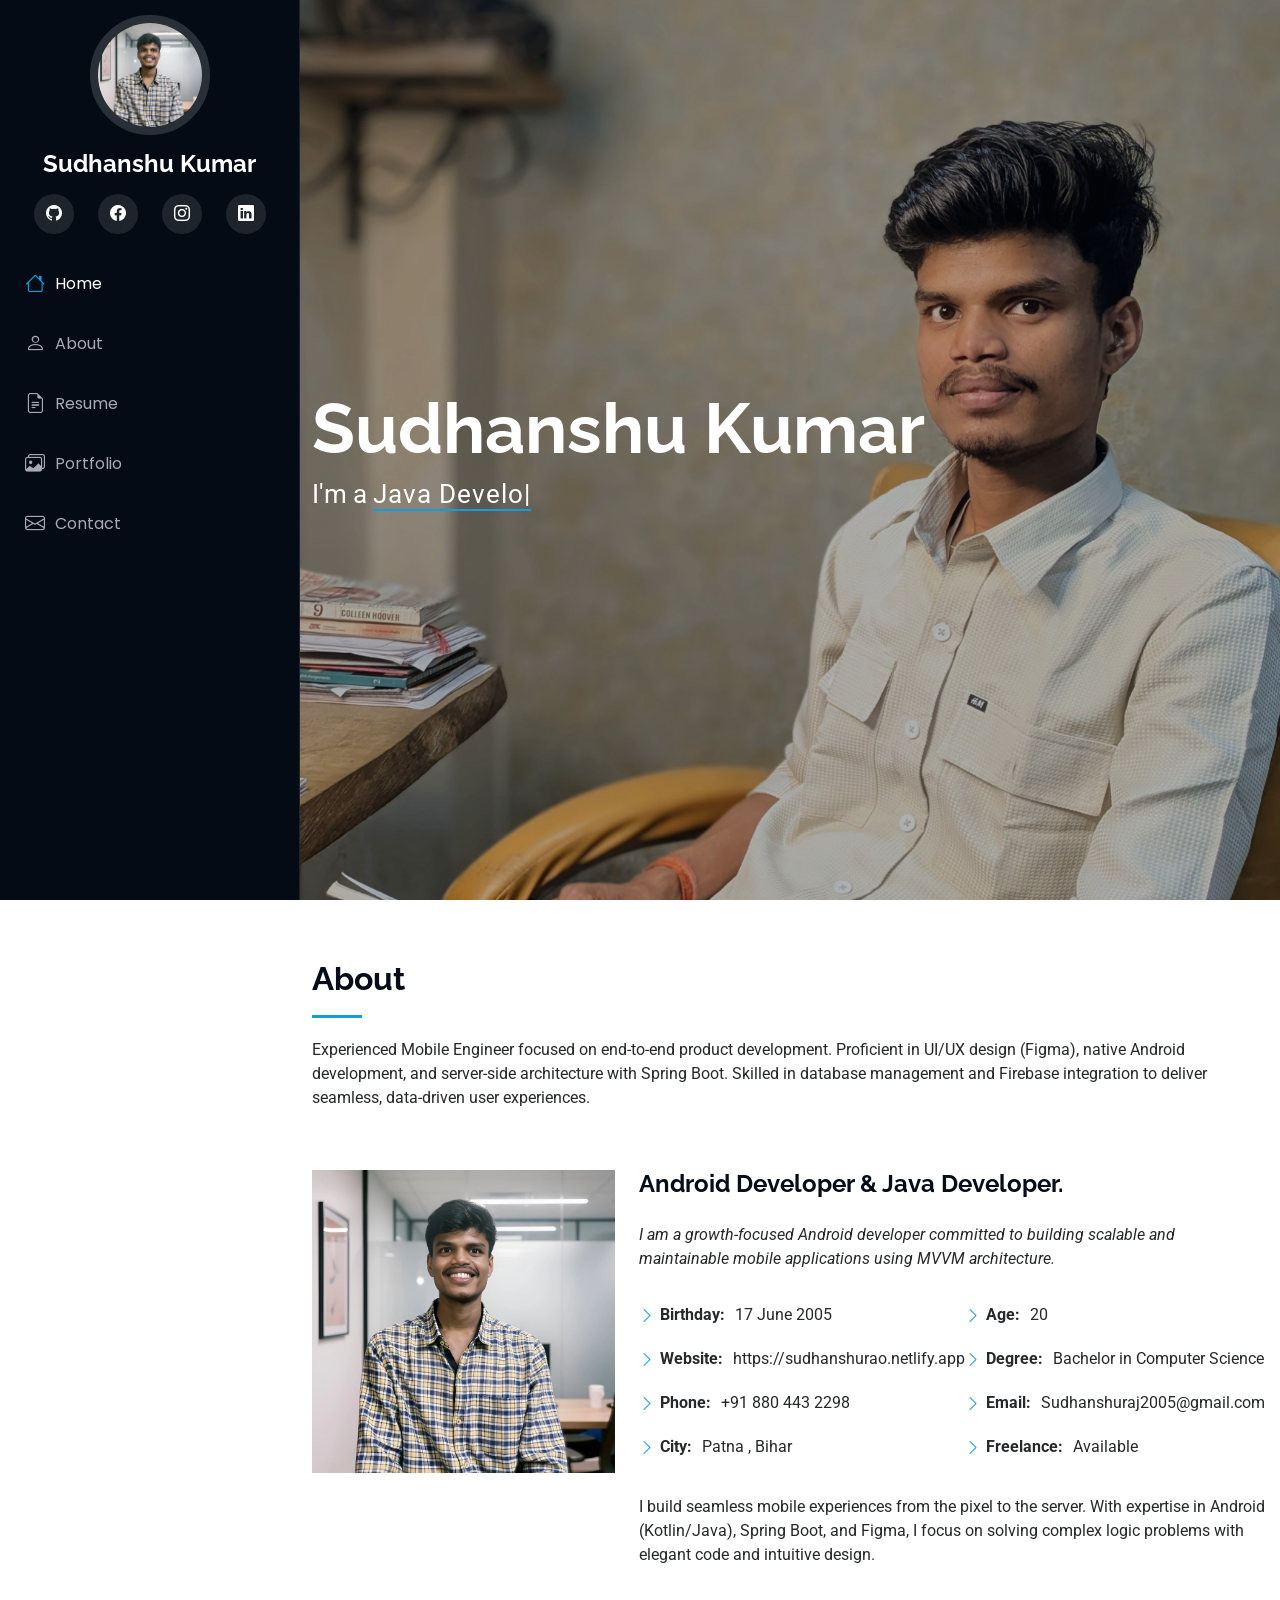
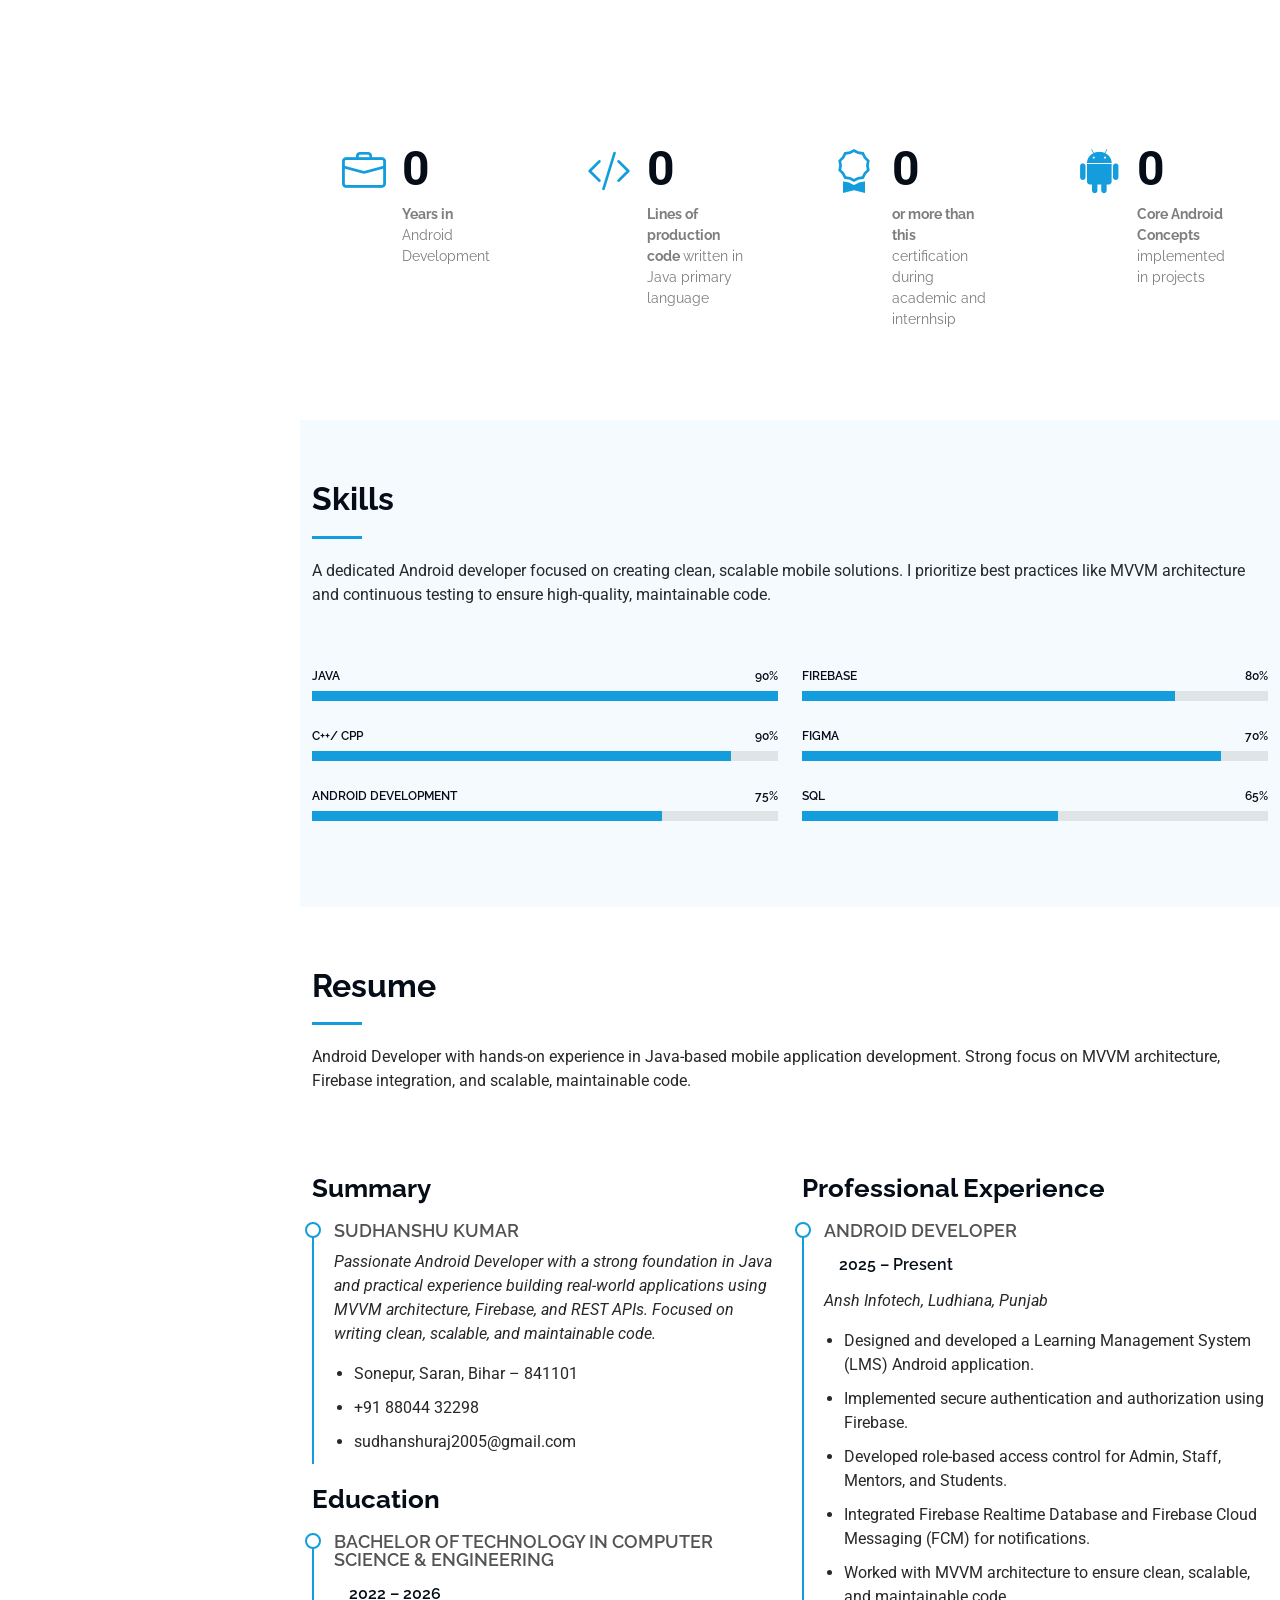
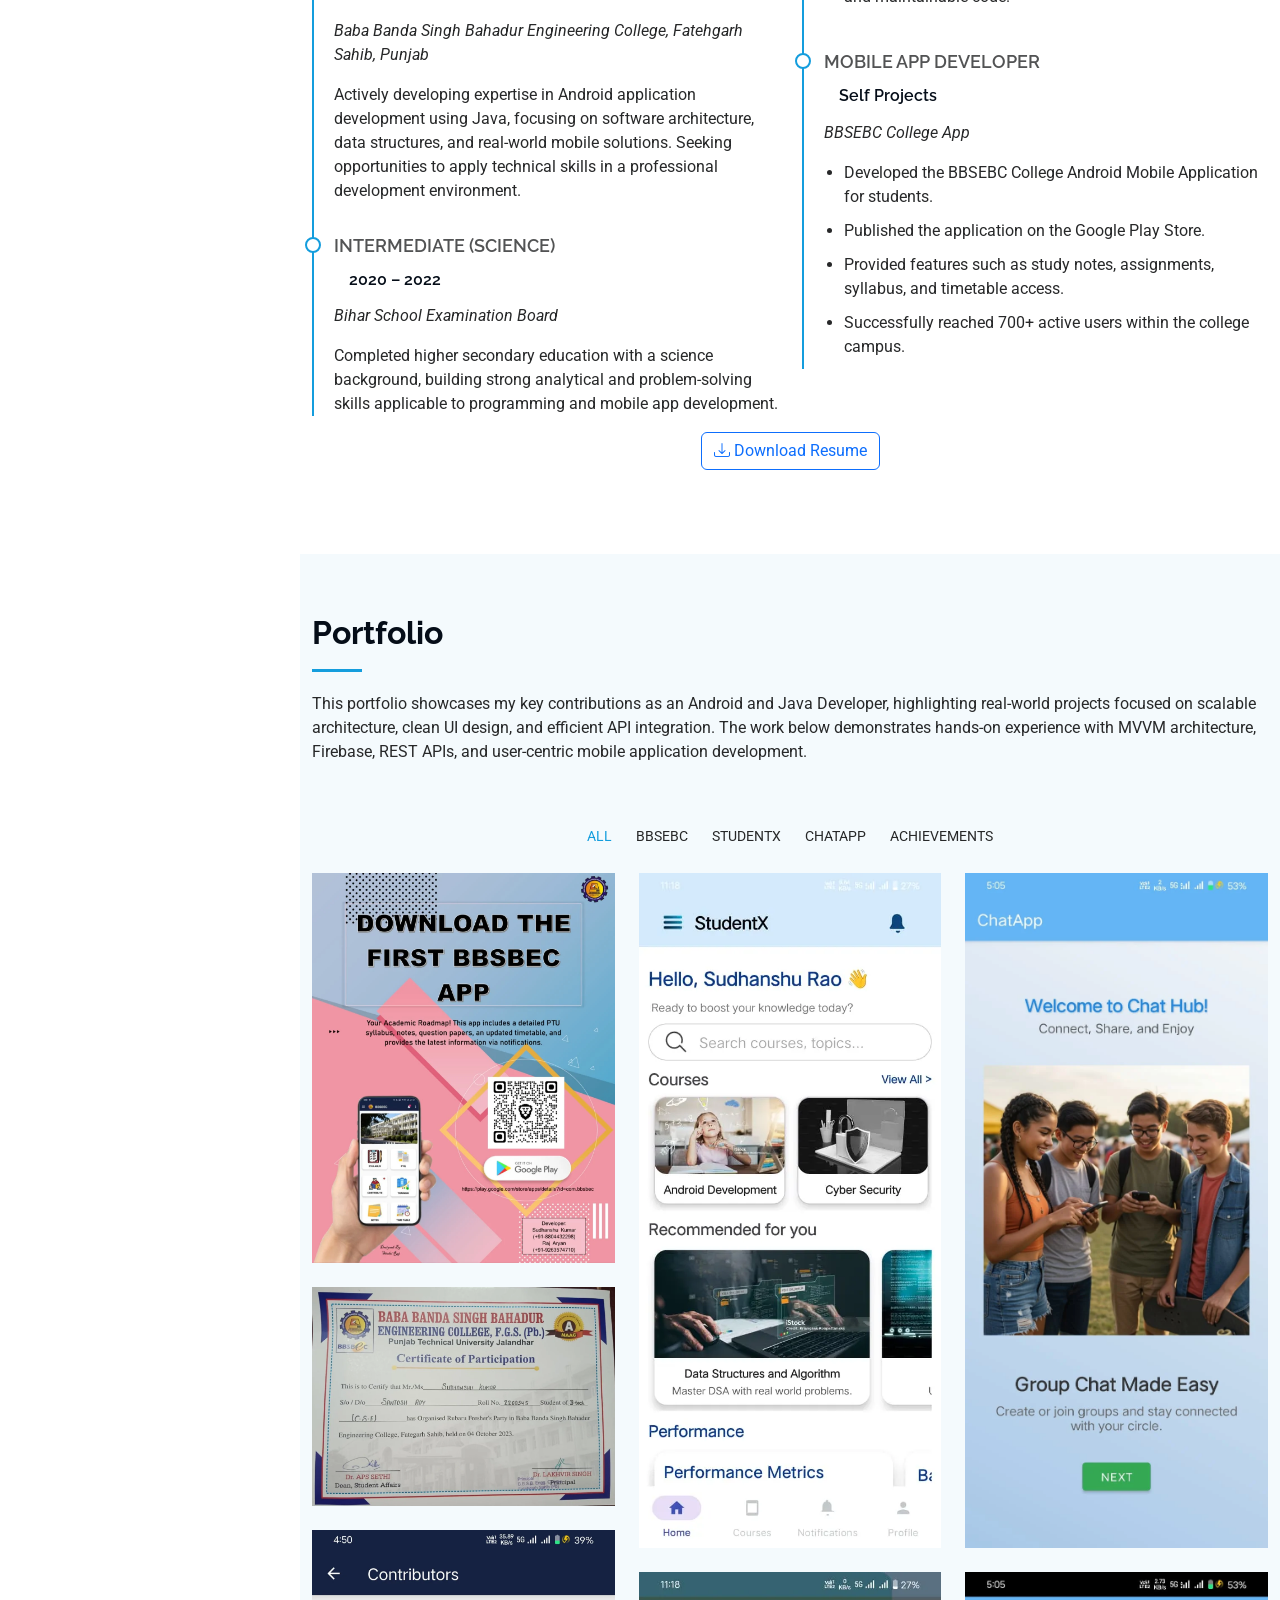
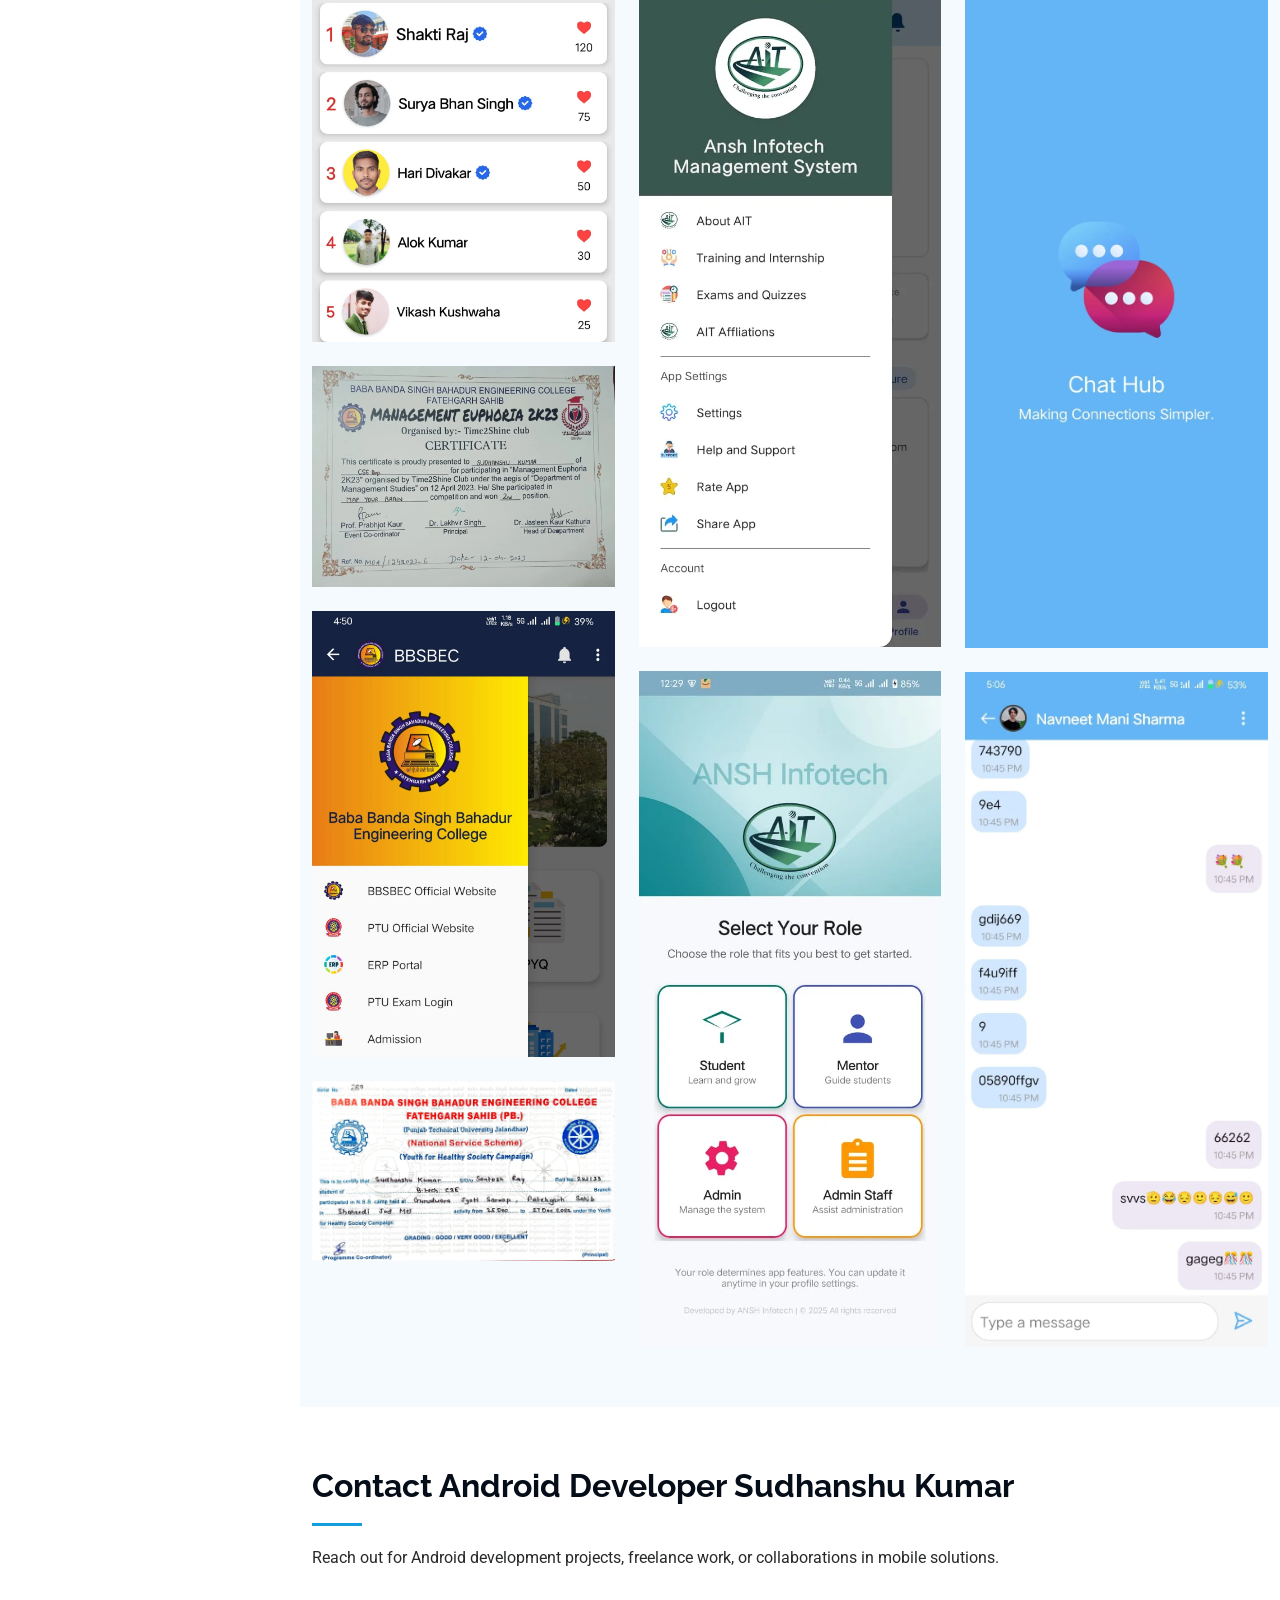
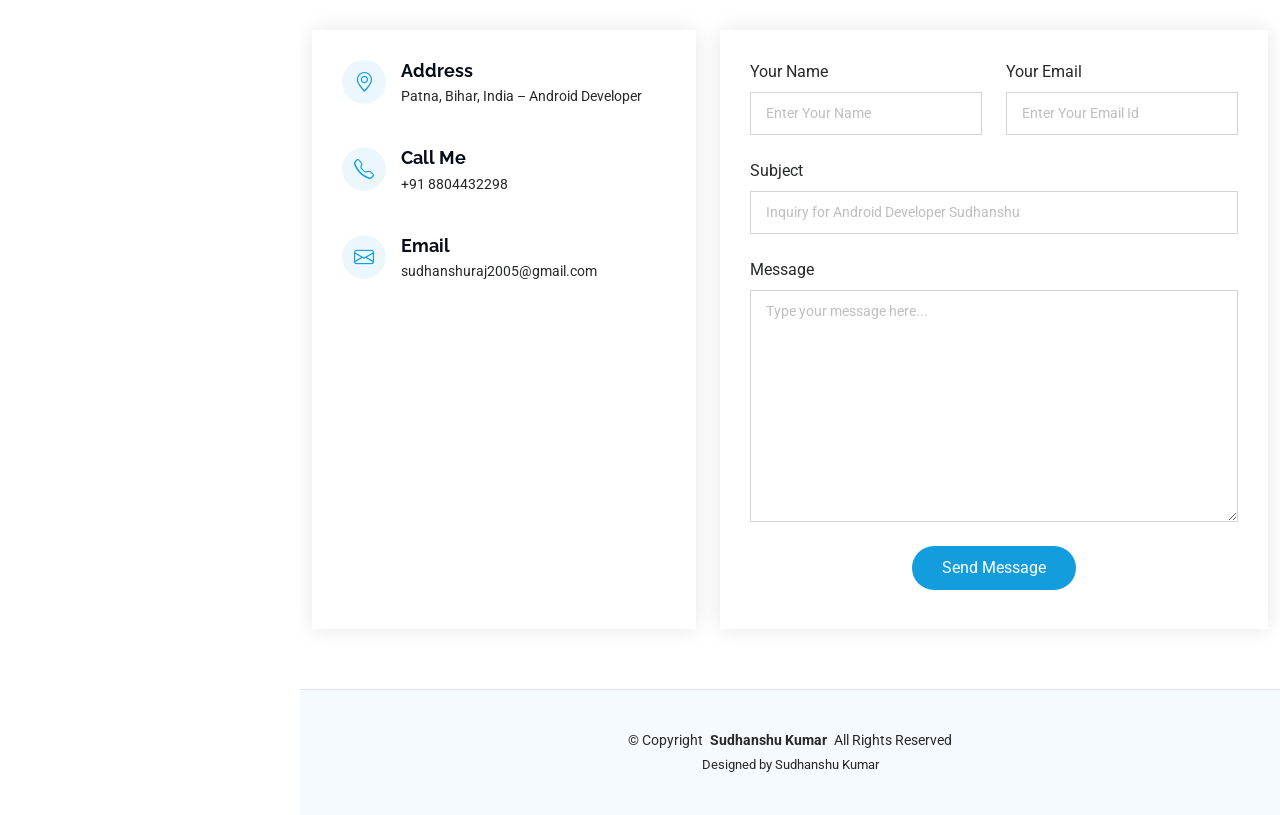
<file: index.html>
<!DOCTYPE html>
<html lang="en">

<head>
  <meta charset="utf-8">
  <meta content="width=device-width, initial-scale=1.0" name="viewport">

  <!-- Google Analytics -->
  <script async src="https://www.googletagmanager.com/gtag/js?id=G-V8J2G3KY09"></script>
  <script>
    window.dataLayer = window.dataLayer || [];
    function gtag(){dataLayer.push(arguments);}
    gtag('js', new Date());
    gtag('config', 'G-V8J2G3KY09');
  </script>

  <!-- SEO Title & Meta -->
  <title>Sudhanshu Kumar – Android Developer | Java & Kotlin</title>
  <meta name="description" content="Sudhanshu Kumar – Android Developer specializing in Java, Kotlin, MVVM, Firebase, UI/UX design, and scalable mobile applications. Explore portfolio, resume, and contact info.">
  <meta name="google-site-verification" content="VYjwlL06Bk4zxa5XN1lu8qKFdwTFZD69-rK826kHAvY">
  
  <!-- Canonical URL -->
  <link rel="canonical" href="https://sudhanshurao.netlify.app/">

  <!-- Structured Data -->
  <script type="application/ld+json">
{
  "@context": "https://schema.org",
  "@type": "Person",
  "name": "Sudhanshu Kumar",
  "jobTitle": "Android Developer",
  "url": "https://sudhanshurao.netlify.app/",
  "description": "Android Developer specializing in Kotlin, Java, and MVVM Architecture.",
  "knowsAbout": ["Android Development", "Kotlin", "Java", "Firebase", "MVVM"],
  "sameAs": [
    "https://github.com/sudhanshuraj2005-hue",
    "https://www.linkedin.com/in/sudhanshu-kumar-rao/",
    "https://www.instagram.com/sudhanshu_yadav0023"
  ]
}
  </script>

  <!-- Open Graph / Social Sharing -->
  <meta property="og:type" content="website">
  <meta property="og:url" content="https://sudhanshurao.netlify.app/">
  
  <meta property="og:title" content="Sudhanshu Kumar – Android Developer">
  <meta property="og:description" content="Portfolio of Sudhanshu Kumar: Android Developer specializing in Java, Kotlin, Firebase, and MVVM Architecture.">
  <meta property="og:image" content="https://sudhanshurao.netlify.app/assets/img/my-profile-img.webp">

  <!-- Twitter Cards -->
  <meta property="twitter:card" content="summary_large_image">
  <meta property="twitter:url" content="https://sudhanshurao.netlify.app/">
  <meta property="twitter:title" content="Sudhanshu Kumar – Android Developer">
  <meta property="twitter:description" content="Android Developer specializing in Java, Kotlin, Firebase, and MVVM architecture. View my portfolio and resume.">
  <meta property="twitter:image" content="https://sudhanshurao.netlify.app/assets/img/my-profile-img.webp">

  <!-- Favicon -->
  <link href="assets/img/alphabet.png" rel="icon">
  <link href="assets/img/alphabet.png" rel="apple-touch-icon">

  <!-- Fonts -->
  <link href="https://fonts.googleapis.com" rel="preconnect">
  <link href="https://fonts.gstatic.com" rel="preconnect" crossorigin>
  <link href="https://fonts.googleapis.com/css2?family=Roboto:wght@100;300;400;500;700;900&family=Poppins:wght@100;200;300;400;500;600;700;800;900&family=Raleway:wght@100;200;300;400;500;600;700;800;900&display=swap" rel="stylesheet">

  <!-- Vendor CSS -->
  <link href="assets/vendor/bootstrap/css/bootstrap.min.css" rel="stylesheet">
  <link href="assets/vendor/bootstrap-icons/bootstrap-icons.css" rel="stylesheet">
  <link href="assets/vendor/aos/aos.css" rel="stylesheet">
  <link href="assets/vendor/glightbox/css/glightbox.min.css" rel="stylesheet">
  <link href="assets/vendor/swiper/swiper-bundle.min.css" rel="stylesheet">

  <!-- Main CSS -->
  <link href="assets/css/main.css" rel="stylesheet">
</head>

<body class="index-page">

<header id="header" class="header dark-background d-flex flex-column">

  <!-- Mobile Menu Toggle -->
  <i class="header-toggle d-xl-none bi bi-list" aria-label="Toggle navigation menu"></i>

  <!-- Profile Image -->
  <div class="profile-img">
    <img src="assets/img/my-profile-img.webp" 
         alt="Sudhanshu Kumar – Android Developer" 
         class="img-fluid rounded-circle"
         loading="lazy">
  </div>

  <!-- Logo / Name -->
  <a href="index.html" class="logo d-flex align-items-center justify-content-center" 
     title="Sudhanshu Kumar – Android Developer Portfolio">
    <!-- Optional image logo -->
    <!-- <img src="assets/img/logo.png" alt="Sudhanshu Kumar Logo"> -->
    <h1 class="sitename">Sudhanshu Kumar</h1>
  </a>

  <!-- Social Links -->
  <div class="social-links text-center">
    <a href="https://github.com/sudhanshuraj2005-hue" 
       class="github" target="_blank" rel="noopener noreferrer nofollow" 
       aria-label="Sudhanshu Kumar GitHub">
      <i class="bi bi-github"></i>
    </a>
    <a href="https://www.facebook.com/share/1JW2Uzy4JM/" 
       class="facebook" target="_blank" rel="noopener noreferrer nofollow" 
       aria-label="Sudhanshu Kumar Facebook">
      <i class="bi bi-facebook"></i>
    </a>
    <a href="https://www.instagram.com/sudhanshu_yadav0023/" 
       class="instagram" target="_blank" rel="noopener noreferrer nofollow" 
       aria-label="Sudhanshu Kumar Instagram">
      <i class="bi bi-instagram"></i>
    </a>
    <a href="https://www.linkedin.com/in/sudhanshu-kumar-rao/" 
       class="linkedin" target="_blank" rel="noopener noreferrer nofollow" 
       aria-label="Sudhanshu Kumar LinkedIn">
      <i class="bi bi-linkedin"></i>
    </a>
  </div>

  <!-- Navigation Menu -->
  <nav id="navmenu" class="navmenu" aria-label="Primary navigation">
    <ul>
      <li><a href="#hero" class="active"><i class="bi bi-house navicon"></i> Home</a></li>
      <li><a href="#about"><i class="bi bi-person navicon"></i> About</a></li>
      <li><a href="#resume"><i class="bi bi-file-earmark-text navicon"></i> Resume</a></li>
      <li><a href="#portfolio"><i class="bi bi-images navicon"></i> Portfolio</a></li>
      <li><a href="#contact"><i class="bi bi-envelope navicon"></i> Contact</a></li>
    </ul>
  </nav>

</header>


  <main class="main">

    <!-- Hero Section -->
    <section id="hero" class="hero section dark-background">


    
<img src="assets/img/hero-bg.webp" 
     alt="Sudhanshu Kumar - Android Developer Portfolio Background" 
     fetchpriority="high" 
     style="object-fit: cover; width: 100%; height: 100%;"
     data-aos="fade-in">
      <div class="container" data-aos="fade-up" data-aos-delay="100">
        <h1>Sudhanshu Kumar</h1>
        <p>I'm a <span class="typed" data-typed-items="Java Developer, Designer">Android Developer</span></p>
    </section><!-- /Hero Section -->

    <!-- About Section -->
    <section id="about" class="about section">

      <!-- Section Title -->
      <div class="container section-title" data-aos="fade-up">
        <h2>About</h2>
<p>Experienced Mobile Engineer focused on end-to-end product development. Proficient in UI/UX design (Figma), native Android development, and server-side architecture with Spring Boot. Skilled in database management and Firebase integration to deliver seamless, data-driven user experiences.</p>

      </div><!-- End Section Title -->

      <div class="container" data-aos="fade-up" data-aos-delay="100">

        <div class="row gy-4 justify-content-center">
          <div class="col-lg-4">
         <img src="assets/img/my-profile-img.webp" 
     class="img-fluid" 
     alt="Sudhanshu Kumar – Android Developer and Java Developer">

          </div>
          <div class="col-lg-8 content">
            <h2>Android Developer &amp; Java Developer.</h2>
            <p class="fst-italic py-3">
            I am a growth-focused Android developer committed to building scalable and maintainable mobile applications using MVVM architecture.
            </p>
            <div class="row">
              <div class="col-lg-6">
                <ul>
                  <li><i class="bi bi-chevron-right"></i> <strong>Birthday:</strong> <span>17 June 2005</span></li>
                  <li><i class="bi bi-chevron-right"></i> <strong>Website:</strong> <span>https://sudhanshurao.netlify.app</span></li>
                  <li><i class="bi bi-chevron-right"></i> <strong>Phone:</strong> <span>+91 880 443 2298</span></li>
                  <li><i class="bi bi-chevron-right"></i> <strong>City:</strong> <span>Patna , Bihar </span></li>
                </ul>
              </div>
              <div class="col-lg-6">
                <ul>
                  <li><i class="bi bi-chevron-right"></i> <strong>Age:</strong> <span>20</span></li>
                  <li><i class="bi bi-chevron-right"></i> <strong>Degree:</strong> <span>Bachelor in Computer Science</span></li>
                  <li><i class="bi bi-chevron-right"></i> <strong>Email:</strong> <span>Sudhanshuraj2005@gmail.com</span></li>
                  <li><i class="bi bi-chevron-right"></i> <strong>Freelance:</strong> <span>Available</span></li>
                </ul>
              </div>
            </div>
            <p class="py-3">
          I build seamless mobile experiences from the pixel to the server. With expertise in Android (Kotlin/Java), Spring Boot, and Figma, I focus on solving complex logic problems with elegant code and intuitive design.
          </div>
        </div>

      </div>

    </section><!-- /About Section -->

    <!-- Stats Section -->
    <section id="stats" class="stats section">

      <div class="container" data-aos="fade-up" data-aos-delay="100">

        <div class="row gy-4">

          <div class="col-lg-3 col-md-6">
            <div class="stats-item" aria-label="2 Years of Android Development">

         <i class="bi bi-briefcase"></i>
              <span data-purecounter-start="0" data-purecounter-end="2" data-purecounter-duration="1" class="purecounter"></span>
              <p><strong> Years in </strong> <span>Android Development</span></p>
            </div>
          </div><!-- End Stats Item -->

          <div class="col-lg-3 col-md-6">
            <div class="stats-item">
             <i class="bi bi-code-slash"></i>
              <span data-purecounter-start="0" data-purecounter-end="15000" data-purecounter-duration="1" class="purecounter"></span>
              <p><strong>Lines of production code </strong> <span> written in Java primary language</span></p>
            </div>
          </div><!-- End Stats Item -->

          <div class="col-lg-3 col-md-6">
            <div class="stats-item">
             <i class="bi bi-award"></i>
              <span data-purecounter-start="0" data-purecounter-end="10" data-purecounter-duration="1" class="purecounter"></span>
              <p><strong>or more than this</strong> <span>certification during academic and internhsip </span></p>
            </div>
          </div><!-- End Stats Item -->

          <div class="col-lg-3 col-md-6">
            <div class="stats-item">
            <i class="bi bi-android2"></i>
              <span data-purecounter-start="0" data-purecounter-end="10" data-purecounter-duration="1" class="purecounter"></span>
              <p><strong>Core Android Concepts</strong> <span>implemented in projects</span></p>
            </div>
          </div><!-- End Stats Item -->

        </div>

      </div>

    </section><!-- /Stats Section -->

    <!-- Skills Section -->
    <section id="skills" class="skills section light-background">

      <!-- Section Title -->
      <div class="container section-title" data-aos="fade-up">
        <h2>Skills</h2>
        <p>A dedicated Android developer focused on creating clean, scalable mobile solutions. I prioritize best practices like MVVM architecture and continuous testing to ensure high-quality, maintainable code.</p>
      </div><!-- End Section Title -->

      <div class="container" data-aos="fade-up" data-aos-delay="100">

        <div class="row skills-content skills-animation">

          <div class="col-lg-6">

            <div class="progress">
              <span class="skill"><span>Java</span> <i class="val">90%</i></span>
              <div class="progress-bar-wrap">
                <div class="progress-bar" role="progressbar" aria-valuenow="100" aria-valuemin="0" aria-valuemax="100"></div>
              </div>
            </div><!-- End Skills Item -->

            <div class="progress">
              <span class="skill"><span>C++/ CPP</span> <i class="val">90%</i></span>
              <div class="progress-bar-wrap">
                <div class="progress-bar" role="progressbar" aria-valuenow="90" aria-valuemin="0" aria-valuemax="100"></div>
              </div>
            </div><!-- End Skills Item -->

            <div class="progress">
              <span class="skill"><span>Android development</span> <i class="val">75%</i></span>
              <div class="progress-bar-wrap">
                <div class="progress-bar" role="progressbar" aria-valuenow="75" aria-valuemin="0" aria-valuemax="100"></div>
              </div>
            </div><!-- End Skills Item -->

          </div>

          <div class="col-lg-6">

            <div class="progress">
              <span class="skill"><span>Firebase</span> <i class="val">80%</i></span>
              <div class="progress-bar-wrap">
                <div class="progress-bar" role="progressbar" aria-valuenow="80" aria-valuemin="0" aria-valuemax="100"></div>
              </div>
            </div><!-- End Skills Item -->

            <div class="progress">
              <span class="skill"><span>Figma</span> <i class="val">70%</i></span>
              <div class="progress-bar-wrap">
                <div class="progress-bar" role="progressbar" aria-valuenow="90" aria-valuemin="0" aria-valuemax="100"></div>
              </div>
            </div><!-- End Skills Item -->

            <div class="progress">
              <span class="skill"><span>SQL</span> <i class="val">65%</i></span>
              <div class="progress-bar-wrap">
                <div class="progress-bar" role="progressbar" aria-valuenow="55" aria-valuemin="0" aria-valuemax="100"></div>
              </div>
            </div><!-- End Skills Item -->

          </div>

        </div>

      </div>

    </section><!-- /Skills Section -->

<!-- Resume Section -->
<section id="resume" class="resume section">

 <!-- Section Title -->
<div class="container section-title" data-aos="fade-up">
  <h2>Resume</h2>
  <p>
    Android Developer with hands-on experience in Java-based mobile application development.
    Strong focus on MVVM architecture, Firebase integration, and scalable, maintainable code.
  </p>
</div>


  <div class="container">

    <div class="row">

      <!-- LEFT COLUMN -->
      <div class="col-lg-6" data-aos="fade-up" data-aos-delay="100">
        <h3 class="resume-title">Summary</h3>

        <div class="resume-item pb-0">
          <h4>Sudhanshu Kumar</h4>
          <p>
            <em>
              Passionate Android Developer with a strong foundation in Java and practical experience
              building real-world applications using MVVM architecture, Firebase, and REST APIs.
              Focused on writing clean, scalable, and maintainable code.
            </em>
          </p>
          <ul>
            <li>Sonepur, Saran, Bihar – 841101</li>
            <li>+91 88044 32298</li>
            <li>sudhanshuraj2005@gmail.com</li>
          </ul>
        </div><!-- End Resume Item -->

        <h3 class="resume-title">Education</h3>

        <div class="resume-item">
          <h4>Bachelor of Technology in Computer Science &amp; Engineering</h4>
          <h5>2022 – 2026</h5>
          <p>
            <em>Baba Banda Singh Bahadur Engineering College, Fatehgarh Sahib, Punjab</em>
          </p>
          <p>
            Actively developing expertise in Android application development using Java,
            focusing on software architecture, data structures, and real-world mobile solutions.
            Seeking opportunities to apply technical skills in a professional development environment.
          </p>
        </div><!-- End Resume Item -->

        <div class="resume-item">
          <h4>Intermediate (Science)</h4>
          <h5>2020 – 2022</h5>
          <p><em>Bihar School Examination Board</em></p>
          <p>
            Completed higher secondary education with a science background, building strong
            analytical and problem-solving skills applicable to programming and mobile app development.
          </p>
        </div><!-- End Resume Item -->

      </div>

      <!-- RIGHT COLUMN -->
      <div class="col-lg-6" data-aos="fade-up" data-aos-delay="200">
        <h3 class="resume-title">Professional Experience</h3>

        <div class="resume-item">
          <h4>Android Developer</h4>
          <h5>2025 – Present</h5>
          <p><em>Ansh Infotech, Ludhiana, Punjab</em></p>
          <ul>
            <li>Designed and developed a Learning Management System (LMS) Android application.</li>
            <li>Implemented secure authentication and authorization using Firebase.</li>
            <li>Developed role-based access control for Admin, Staff, Mentors, and Students.</li>
            <li>Integrated Firebase Realtime Database and Firebase Cloud Messaging (FCM) for notifications.</li>
            <li>Worked with MVVM architecture to ensure clean, scalable, and maintainable code.</li>
          </ul>
        </div><!-- End Resume Item -->

        <div class="resume-item">
          <h4>Mobile App Developer</h4>
          <h5>Self Projects</h5>
          <p><em>BBSEBC College App</em></p>
          <ul>
            <li>Developed the BBSEBC College Android Mobile Application for students.</li>
            <li>Published the application on the Google Play Store.</li>
            <li>Provided features such as study notes, assignments, syllabus, and timetable access.</li>
            <li>Successfully reached 700+ active users within the college campus.</li>
          </ul>
        </div><!-- End Resume Item -->

      </div>

    </div>

  </div>
  
<!-- Download Resume Button -->
<div class="text-center mb-4" data-aos="fade-up">
  <a href="assets/files/Sudhanshu_Kumar_Resume.pdf" download class="btn btn-outline-primary">
    <i class="bi bi-download"></i> Download Resume
  </a>
</div>

</section><!-- /Resume Section -->


 <!-- Portfolio Section -->
<section id="portfolio" class="portfolio section light-background">

  <!-- Section Title -->
  <div class="container section-title" data-aos="fade-up">
    <h2>Portfolio</h2>
    <p>
      This portfolio showcases my key contributions as an Android and Java Developer, highlighting real-world
      projects focused on scalable architecture, clean UI design, and efficient API integration.
      The work below demonstrates hands-on experience with MVVM architecture, Firebase, REST APIs,
      and user-centric mobile application development.
    </p>
  </div><!-- End Section Title -->

  <div class="container">

    <div class="isotope-layout" data-default-filter="*" data-layout="masonry" data-sort="original-order">

      <!-- Portfolio Filters -->
      <ul class="portfolio-filters isotope-filters" data-aos="fade-up" data-aos-delay="100">
        <li data-filter="*" class="filter-active">All</li>
        <li data-filter=".filter-app">BBSEBC</li>
        <li data-filter=".filter-product">StudentX</li>
        <li data-filter=".filter-branding">ChatApp</li>
        <li data-filter=".filter-books">Achievements</li>
      </ul><!-- End Portfolio Filters -->

      <div class="row gy-4 isotope-container" data-aos="fade-up" data-aos-delay="200">

        <!-- APP 1 -->
        <div class="col-lg-4 col-md-6 portfolio-item isotope-item filter-app">
          <div class="portfolio-content h-100">
            <img src="assets/img/portfolio/app-1.webp" class="img-fluid"
                 alt="BBSEBC College Android Mobile Application developed by Sudhanshu Kumar">
            <div class="portfolio-info">
              <h4>BBSEBC College Android App</h4>
              <a href="assets/img/portfolio/app-1.webp"
                 title="BBSEBC College Android Mobile Application developed by Sudhanshu Kumar"
                 data-gallery="portfolio-gallery-app"
                 class="glightbox preview-link">
                <i class="bi bi-zoom-in"></i>
              </a>
            </div>
          </div>
        </div>

        <!-- PRODUCT 1 -->
        <div class="col-lg-4 col-md-6 portfolio-item isotope-item filter-product">
          <div class="portfolio-content h-100">
            <img src="assets/img/portfolio/product-1.webp" class="img-fluid"
                 alt="StudentX Learning Management System mobile UI design by Sudhanshu Kumar">
            <div class="portfolio-info">
              <h4>StudentX LMS – UI Design</h4>
              <a href="assets/img/portfolio/product-1.webp"
                 title="StudentX Learning Management System mobile UI design by Sudhanshu Kumar"
                 data-gallery="portfolio-gallery-product"
                 class="glightbox preview-link">
                <i class="bi bi-zoom-in"></i>
              </a>
            </div>
          </div>
        </div>

        <!-- BRANDING 1 -->
        <div class="col-lg-4 col-md-6 portfolio-item isotope-item filter-branding">
          <div class="portfolio-content h-100">
            <img src="assets/img/portfolio/branding-1.webp" class="img-fluid"
                 alt="ChatApp brand identity and UI concept designed by Sudhanshu Kumar">
            <div class="portfolio-info">
              <h4>ChatApp – Brand Identity</h4>
              <a href="assets/img/portfolio/branding-1.webp"
                 title="ChatApp brand identity and UI concept designed by Sudhanshu Kumar"
                 data-gallery="portfolio-gallery-branding"
                 class="glightbox preview-link">
                <i class="bi bi-zoom-in"></i>
              </a>
            </div>
          </div>
        </div>

        <!-- BOOKS 1 -->
        <div class="col-lg-4 col-md-6 portfolio-item isotope-item filter-books">
          <div class="portfolio-content h-100">
            <img src="assets/img/portfolio/books-1.webp" class="img-fluid"
                 alt="Academic achievements and technical certifications by Sudhanshu Kumar">
            <div class="portfolio-info">
              <h4>Academic Achievements</h4>
              <a href="assets/img/portfolio/books-1.webp"
                 title="Academic achievements and technical certifications by Sudhanshu Kumar"
                 data-gallery="portfolio-gallery-book"
                 class="glightbox preview-link">
                <i class="bi bi-zoom-in"></i>
              </a>
            </div>
          </div>
        </div>

        <!-- APP 2 -->
        <div class="col-lg-4 col-md-6 portfolio-item isotope-item filter-app">
          <div class="portfolio-content h-100">
            <img src="assets/img/portfolio/app-2.webp" class="img-fluid"
                 alt="Android application project using Java and Firebase by Sudhanshu Kumar">
            <div class="portfolio-info">
              <h4>Android Development</h4>
              <a href="assets/img/portfolio/app-2.webp"
                 title="Android application project using Java and Firebase by Sudhanshu Kumar"
                 data-gallery="portfolio-gallery-app"
                 class="glightbox preview-link">
                <i class="bi bi-zoom-in"></i>
              </a>
            </div>
          </div>
        </div>

        <!-- PRODUCT 2 -->
        <div class="col-lg-4 col-md-6 portfolio-item isotope-item filter-product">
          <div class="portfolio-content h-100">
            <img src="assets/img/portfolio/product-2.webp" class="img-fluid"
                 alt="StudentX LMS dashboard and feature design by Sudhanshu Kumar">
            <div class="portfolio-info">
              <h4>StudentX – Feature Design</h4>
              <a href="assets/img/portfolio/product-2.webp"
                 title="StudentX LMS dashboard and feature design by Sudhanshu Kumar"
                 data-gallery="portfolio-gallery-product"
                 class="glightbox preview-link">
                <i class="bi bi-zoom-in"></i>
              </a>
            </div>
          </div>
        </div>

        <!-- BRANDING 2 -->
        <div class="col-lg-4 col-md-6 portfolio-item isotope-item filter-branding">
          <div class="portfolio-content h-100">
            <img src="assets/img/portfolio/branding-2.webp" class="img-fluid"
                 alt="Chat application UI and branding design by Sudhanshu Kumar">
            <div class="portfolio-info">
              <h4>ChatApp – UI Design</h4>
              <a href="assets/img/portfolio/branding-2.webp"
                 title="Chat application UI and branding design by Sudhanshu Kumar"
                 data-gallery="portfolio-gallery-branding"
                 class="glightbox preview-link">
                <i class="bi bi-zoom-in"></i>
              </a>
            </div>
          </div>
        </div>

        <!-- BOOKS 2 -->
        <div class="col-lg-4 col-md-6 portfolio-item isotope-item filter-books">
          <div class="portfolio-content h-100">
            <img src="assets/img/portfolio/books-2.webp" class="img-fluid"
                 alt="Programming certifications and learning milestones by Sudhanshu Kumar">
            <div class="portfolio-info">
              <h4>Certifications & Learning</h4>
              <a href="assets/img/portfolio/books-2.webp"
                 title="Programming certifications and learning milestones by Sudhanshu Kumar"
                 data-gallery="portfolio-gallery-book"
                 class="glightbox preview-link">
                <i class="bi bi-zoom-in"></i>
              </a>
            </div>
          </div>
        </div>

        <!-- APP 3 -->
        <div class="col-lg-4 col-md-6 portfolio-item isotope-item filter-app">
          <div class="portfolio-content h-100">
            <img src="assets/img/portfolio/app-3.webp" class="img-fluid"
                 alt="StudentX Learning Management System Android by Sudhanshu Kumar">
            <div class="portfolio-info">
              <h4>StudentX LMS App</h4>
              <a href="assets/img/portfolio/app-3.webp"
                 title="StudentX Learning Management System Android by Sudhanshu Kumar"
                 data-gallery="portfolio-gallery-app"
                 class="glightbox preview-link">
                <i class="bi bi-zoom-in"></i>
              </a>
            </div>
          </div>
        </div>

        <!-- PRODUCT 3 -->
        <div class="col-lg-4 col-md-6 portfolio-item isotope-item filter-product">
          <div class="portfolio-content h-100">
            <img src="assets/img/portfolio/product-3.webp" class="img-fluid"
                 alt="Mobile application UI product design by Sudhanshu Kumar">
            <div class="portfolio-info">
              <h4>Mobile App UI Product</h4>
              <a href="assets/img/portfolio/product-3.webp"
                 title="Mobile application UI product design by Sudhanshu Kumar"
                 data-gallery="portfolio-gallery-product"
                 class="glightbox preview-link">
                <i class="bi bi-zoom-in"></i>
              </a>
            </div>
          </div>
        </div>

        <!-- BRANDING 3 -->
        <div class="col-lg-4 col-md-6 portfolio-item isotope-item filter-branding">
          <div class="portfolio-content h-100">
            <img src="assets/img/portfolio/branding-3.webp" class="img-fluid"
                 alt="Personal brand identity and logo design by Sudhanshu Kumar">
            <div class="portfolio-info">
              <h4>Personal Branding</h4>
              <a href="assets/img/portfolio/branding-3.webp"
                 title="Personal brand identity and logo design by Sudhanshu Kumar"
                 data-gallery="portfolio-gallery-branding"
                 class="glightbox preview-link">
                <i class="bi bi-zoom-in"></i>
              </a>
            </div>
          </div>
        </div>

        <!-- BOOKS 3 -->
        <div class="col-lg-4 col-md-6 portfolio-item isotope-item filter-books">
          <div class="portfolio-content h-100">
            <img src="assets/img/portfolio/books-3.webp" class="img-fluid"
                 alt="Computer science programming books and achievements by Sudhanshu Kumar">
            <div class="portfolio-info">
              <h4>Technical Achievements</h4>
              <a href="assets/img/portfolio/books-3.webp"
                 title="Computer science programming books and achievements by Sudhanshu Kumar"
                 data-gallery="portfolio-gallery-book"
                 class="glightbox preview-link">
                <i class="bi bi-zoom-in"></i>
              </a>
            </div>
          </div>
        </div>

      </div><!-- End Portfolio Container -->

    </div>

  </div>

</section><!-- /Portfolio Section -->


   


<!-- Contact Section -->
<section id="contact" class="contact section">

  <div class="container section-title" data-aos="fade-up">
    <h2>Contact Android Developer Sudhanshu Kumar</h2>
    <p>Reach out for Android development projects, freelance work, or collaborations in mobile solutions.</p>
  </div><div class="container" data-aos="fade-up" data-aos-delay="100">

    <div class="row gy-4">

      <div class="col-lg-5">
        <div class="info-wrap">
          <div class="info-item d-flex" data-aos="fade-up" data-aos-delay="200">
            <i class="bi bi-geo-alt flex-shrink-0"></i>
            <div>
              <h3>Address</h3>
              <p>Patna, Bihar, India – Android Developer</p>
            </div>
          </div><div class="info-item d-flex" data-aos="fade-up" data-aos-delay="300">
            <i class="bi bi-telephone flex-shrink-0"></i>
            <div>
              <h3>Call Me</h3>
              <p>+91 8804432298</p>
            </div>
          </div><div class="info-item d-flex" data-aos="fade-up" data-aos-delay="400">
            <i class="bi bi-envelope flex-shrink-0"></i>
            <div>
              <h3>Email</h3>
              <p>sudhanshuraj2005@gmail.com</p>
            </div>
          </div><iframe 
            src="https://www.google.com/maps/embed?pb=!1m18!1m12!1m3!1d115132.861072412!2d85.07300225!3d25.60802085!2m3!1f0!2f0!3f0!3m2!1i1024!2i768!4f13.1!3m3!1m2!1s0x39f29937c52d4f05%3A0x8311051253a04122!2sPatna%2C%20Bihar!5e0!3m2!1sen!2sin!4v1707123456789!5m2!1sen!2sin" 
            width="100%" 
            height="270px" 
            style="border:0;" 
            allowfullscreen="" 
            loading="lazy" 
            referrerpolicy="no-referrer-when-downgrade"
            title="Sudhanshu Kumar - Android Developer Location">
          </iframe>
        </div>
      </div>

      <div class="col-lg-7">
        <form action="https://formspree.io/f/mnjnelnp" method="post" class="php-email-form" data-aos="fade-up" data-aos-delay="200">
          <div class="row gy-4">

            <div class="col-md-6">
              <label for="name-field" class="pb-2">Your Name</label>
              <input type="text" name="name" id="name-field" class="form-control" placeholder="Enter Your Name" required>
            </div>

            <div class="col-md-6">
              <label for="email-field" class="pb-2">Your Email</label>
              <input type="email" class="form-control" name="email" id="email-field" placeholder="Enter Your Email Id" required>
            </div>

            <div class="col-md-12">
              <label for="subject-field" class="pb-2">Subject</label>
              <input type="text" class="form-control" name="subject" id="subject-field" placeholder="Inquiry for Android Developer Sudhanshu" required>
            </div>

            <div class="col-md-12">
              <label for="message-field" class="pb-2">Message</label>
              <textarea class="form-control" name="message" rows="10" id="message-field" placeholder="Type your message here..." required></textarea>
            </div>

            <div class="col-md-12 text-center">
              <div class="loading">Sending Message...</div>
              <div class="error-message"></div>
              <div class="sent-message">Your message has been sent. Thank you!</div>

              <button type="submit">Send Message</button>
            </div>

          </div>
        </form>
      </div></div>
  </div>
</section>



<!-- /Contact Section -->



  </main>

  <footer id="footer" class="footer position-relative light-background">

    <div class="container">
      <div class="copyright text-center ">
        <p>© <span>Copyright</span> <strong class="px-1 sitename">Sudhanshu Kumar</strong> <span>All Rights Reserved</span></p>
      </div>
      <div class="credits">
        <!-- All the links in the footer should remain intact. -->
        <!-- You can delete the links only if you've purchased the pro version. -->
        <!-- Licensing information: https://bootstrapmade.com/license/ -->
        <!-- Purchase the pro version with working PHP/AJAX contact form: [buy-url] -->
        Designed by  Sudhanshu Kumar
      </div>
    </div>

  </footer>

  <!-- Scroll Top -->
  <a href="#" id="scroll-top" class="scroll-top d-flex align-items-center justify-content-center"><i class="bi bi-arrow-up-short"></i></a>

  <!-- Preloader -->
  <div id="preloader"></div>

  <!-- Vendor JS Files -->
  <script src="assets/vendor/bootstrap/js/bootstrap.bundle.min.js"></script>
  <!-- <script src="assets/vendor/php-email-form/validate.js"></script> -->
  <script src="assets/vendor/aos/aos.js"></script>
  <script src="assets/vendor/typed.js/typed.umd.js"></script>
  <script src="assets/vendor/purecounter/purecounter_vanilla.js"></script>
  <script src="assets/vendor/waypoints/noframework.waypoints.js"></script>
  <script src="assets/vendor/glightbox/js/glightbox.min.js"></script>
  <script src="assets/vendor/imagesloaded/imagesloaded.pkgd.min.js"></script>
  <script src="assets/vendor/isotope-layout/isotope.pkgd.min.js"></script>
  <script src="assets/vendor/swiper/swiper-bundle.min.js"></script>

  <!-- Main JS File -->
  <script src="assets/js/main.js"></script>

</body>

</html>
</file>
<file: assets/css/main.css>
/**
* Template Name: iPortfolio
* Template URL: https://bootstrapmade.com/iportfolio-bootstrap-portfolio-websites-template/
* Updated: Jun 29 2024 with Bootstrap v5.3.3
* Author: BootstrapMade.com
* License: https://bootstrapmade.com/license/
*/

/*--------------------------------------------------------------
# Font & Color Variables
# Help: https://bootstrapmade.com/color-system/
--------------------------------------------------------------*/
/* Fonts */
:root {
  --default-font: "Roboto",  system-ui, -apple-system, "Segoe UI", Roboto, "Helvetica Neue", Arial, "Noto Sans", "Liberation Sans", sans-serif, "Apple Color Emoji", "Segoe UI Emoji", "Segoe UI Symbol", "Noto Color Emoji";
  --heading-font: "Raleway",  sans-serif;
  --nav-font: "Poppins",  sans-serif;
}

/* Global Colors - The following color variables are used throughout the website. Updating them here will change the color scheme of the entire website */
:root { 
  --background-color: #ffffff; /* Background color for the entire website, including individual sections */
  --default-color: #272829; /* Default color used for the majority of the text content across the entire website */
  --heading-color: #050d18; /* Color for headings, subheadings and title throughout the website */
  --accent-color: #149ddd; /* Accent color that represents your brand on the website. It's used for buttons, links, and other elements that need to stand out */
  --surface-color: #ffffff; /* The surface color is used as a background of boxed elements within sections, such as cards, icon boxes, or other elements that require a visual separation from the global background. */
  --contrast-color: #ffffff; /* Contrast color for text, ensuring readability against backgrounds of accent, heading, or default colors. */
}

/* Nav Menu Colors - The following color variables are used specifically for the navigation menu. They are separate from the global colors to allow for more customization options */
:root {
  --nav-color: #a8a9b4;  /* The default color of the main navmenu links */
  --nav-hover-color: #ffffff; /* Applied to main navmenu links when they are hovered over or active */
  --nav-mobile-background-color: #040b14; /* Used as the background color for mobile navigation menu */
  --nav-dropdown-background-color: #040b14; /* Used as the background color for dropdown items that appear when hovering over primary navigation items */
  --nav-dropdown-color: #a8a9b4; /* Used for navigation links of the dropdown items in the navigation menu. */
  --nav-dropdown-hover-color: #ffffff; /* Similar to --nav-hover-color, this color is applied to dropdown navigation links when they are hovered over. */
}

/* Color Presets - These classes override global colors when applied to any section or element, providing reuse of the sam color scheme. */

.light-background {
  --background-color: #f4fafd;
  --surface-color: #ffffff;
}

.dark-background {
  --background-color: #040b14;
  --default-color: #ffffff;
  --heading-color: #ffffff;
  --surface-color: #151f2b;
  --contrast-color: #ffffff;
}

/* Smooth scroll */
:root {
  scroll-behavior: smooth;
}

/*--------------------------------------------------------------
# General Styling & Shared Classes
--------------------------------------------------------------*/
body {
  color: var(--default-color);
  background-color: var(--background-color);
  font-family: var(--default-font);
}

a {
  color: var(--accent-color);
  text-decoration: none;
  transition: 0.3s;
}

a:hover {
  color: color-mix(in srgb, var(--accent-color), transparent 25%);
  text-decoration: none;
}

h1,
h2,
h3,
h4,
h5,
h6 {
  color: var(--heading-color);
  font-family: var(--heading-font);
}

/* PHP Email Form Messages
------------------------------*/
.php-email-form .error-message {
  display: none;
  background: #df1529;
  color: #ffffff;
  text-align: left;
  padding: 15px;
  margin-bottom: 24px;
  font-weight: 600;
}

.php-email-form .sent-message {
  display: none;
  color: #ffffff;
  background: #059652;
  text-align: center;
  padding: 15px;
  margin-bottom: 24px;
  font-weight: 600;
}

.php-email-form .loading {
  display: none;
  background: var(--surface-color);
  text-align: center;
  padding: 15px;
  margin-bottom: 24px;
}

.php-email-form .loading:before {
  content: "";
  display: inline-block;
  border-radius: 50%;
  width: 24px;
  height: 24px;
  margin: 0 10px -6px 0;
  border: 3px solid var(--accent-color);
  border-top-color: var(--surface-color);
  animation: php-email-form-loading 1s linear infinite;
}

@keyframes php-email-form-loading {
  0% {
    transform: rotate(0deg);
  }

  100% {
    transform: rotate(360deg);
  }
}

/*--------------------------------------------------------------
# Global Header
--------------------------------------------------------------*/
.header {
  color: var(--default-color);
  background-color: var(--background-color);
  position: fixed;
  top: 0;
  left: 0;
  bottom: 0;
  padding: 0 15px;
  width: 300px;
  transition: all ease-in-out 0.3s;
  overflow-y: auto;
  z-index: 997;
  border-right: 1px solid color-mix(in srgb, var(--default-color), transparent 90%);
}

.header .profile-img img {
  margin: 15px auto;
  display: block;
  width: 120px;
  border: 8px solid color-mix(in srgb, var(--default-color), transparent 85%);
}

.header .logo {
  line-height: 1;
  margin-bottom: 15px;
}

.header .logo img {
  max-height: 32px;
  margin-right: 8px;
}

.header .logo h1 {
  font-size: 24px;
  margin: 0;
  font-weight: 700;
  color: var(--heading-color);
}
.header .social-links {
  margin: 0 0 20px 0;
}

.header .social-links a {
  font-size: 16px;
  display: inline-flex;
  align-items: center;
  justify-content: center;
  background: color-mix(in srgb, var(--default-color), transparent 90%);
  color: var(--default-color);
  /* INCREASED MARGIN BELOW */
  margin: 0 10px; 
  border-radius: 50%;
  text-align: center;
  width: 40px;
  height: 40px;
  transition: 0.3s;
}

.header .social-links a:hover {
  color: var(--contrast-color);
  background: var(--accent-color);
}

@media (min-width: 1200px) {

  .header~main,
  .header~#footer {
    margin-left: 300px;
  }
}

@media (max-width: 1199px) {
  .header {
    left: -100%;
  }
}

.header.header-show {
  left: 0;
}

.header .header-toggle {
  color: var(--contrast-color);
  background-color: var(--accent-color);
  font-size: 22px;
  display: flex;
  align-items: center;
  justify-content: center;
  width: 40px;
  height: 40px;
  border-radius: 50%;
  cursor: pointer;
  position: fixed;
  top: 15px;
  right: 15px;
  z-index: 9999;
  transition: background-color 0.3s;
}

.header .header-toggle:hover {
  color: var(--contrast-color);
  background-color: color-mix(in srgb, var(--accent-color) 90%, white 15%);
}

/*--------------------------------------------------------------
# Navigation Menu
--------------------------------------------------------------*/
.mobile-nav-toggle {
  display: none;
}

.navmenu {
  padding: 0;
  z-index: 9997;
}

.navmenu ul {
  list-style: none;
  padding: 0 0 20px 0;
  margin: 0;
}

.navmenu a,
.navmenu a:focus {
  color: var(--nav-color);
  padding: 15px 10px;
  font-family: var(--nav-font);
  font-size: 16px;
  font-weight: 400;
  display: flex;
  align-items: center;
  white-space: nowrap;
  transition: 0.3s;
  width: 100%;
}

.navmenu a .navicon,
.navmenu a:focus .navicon {
  font-size: 20px;
  margin-right: 10px;
}

.navmenu a .toggle-dropdown,
.navmenu a:focus .toggle-dropdown {
  font-size: 12px;
  line-height: 0;
  margin-left: auto;
  width: 30px;
  height: 30px;
  display: flex;
  align-items: center;
  justify-content: center;
  border-radius: 50%;
  transition: 0.3s;
  flex-shrink: 0;
  background-color: color-mix(in srgb, var(--accent-color), transparent 90%);
}

.navmenu a .toggle-dropdown:hover,
.navmenu a:focus .toggle-dropdown:hover {
  background-color: var(--accent-color);
  color: var(--contrast-color);
}

.navmenu a:hover,
.navmenu .active,
.navmenu .active:focus {
  color: var(--nav-hover-color);
}

.navmenu a:hover .navicon,
.navmenu .active .navicon,
.navmenu .active:focus .navicon {
  color: var(--accent-color);
}

.navmenu .active .toggle-dropdown,
.navmenu .active:focus .toggle-dropdown {
  background-color: var(--accent-color);
  color: var(--contrast-color);
  transform: rotate(180deg);
}

.navmenu .dropdown {
  display: block;
}

.navmenu .dropdown a,
.navmenu .dropdown a:focus {
  color: --nav-dropdown-color;
}

.navmenu .dropdown a:hover,
.navmenu .dropdown .active,
.navmenu .dropdown .active:focus {
  color: var(--nav-dropdown-hover-color);
}

.navmenu .dropdown ul {
  position: static;
  display: none;
  z-index: 99;
  padding: 5px 10px;
  margin: 5px 10px;
  background-color: var(--nav-dropdown-background-color);
  border: 1px solid color-mix(in srgb, var(--default-color), transparent 90%);
  box-shadow: none;
  transition: all 0.5s ease-in-out;
}

.navmenu .dropdown ul ul {
  background-color: rgba(33, 37, 41, 0.1);
}

.navmenu .dropdown>.dropdown-active {
  display: block;
  background-color: rgba(33, 37, 41, 0.03);
}

/*--------------------------------------------------------------
# Global Footer
--------------------------------------------------------------*/
.footer {
  color: var(--default-color);
  background-color: var(--background-color);
  font-size: 14px;
  padding: 40px 0;
  position: relative;
  border-top: 1px solid color-mix(in srgb, var(--default-color), transparent 90%);
}

.footer .copyright p {
  margin-bottom: 0;
}

.footer .credits {
  margin-top: 4px;
  font-size: 13px;
  text-align: center;
}

/*--------------------------------------------------------------
# Preloader
--------------------------------------------------------------*/
#preloader {
  position: fixed;
  inset: 0;
  z-index: 999999;
  overflow: hidden;
  background: var(--background-color);
  transition: all 0.6s ease-out;
}

#preloader:before {
  content: "";
  position: fixed;
  top: calc(50% - 30px);
  left: calc(50% - 30px);
  border: 6px solid #ffffff;
  border-color: var(--accent-color) transparent var(--accent-color) transparent;
  border-radius: 50%;
  width: 60px;
  height: 60px;
  animation: animate-preloader 1.5s linear infinite;
}

@keyframes animate-preloader {
  0% {
    transform: rotate(0deg);
  }

  100% {
    transform: rotate(360deg);
  }
}

/*--------------------------------------------------------------
# Scroll Top Button
--------------------------------------------------------------*/
.scroll-top {
  position: fixed;
  visibility: hidden;
  opacity: 0;
  right: 15px;
  bottom: -15px;
  z-index: 99999;
  background-color: var(--accent-color);
  width: 44px;
  height: 44px;
  border-radius: 50px;
  transition: all 0.4s;
}

.scroll-top i {
  font-size: 24px;
  color: var(--contrast-color);
  line-height: 0;
}

.scroll-top:hover {
  background-color: color-mix(in srgb, var(--accent-color), transparent 20%);
  color: var(--contrast-color);
}

.scroll-top.active {
  visibility: visible;
  opacity: 1;
  bottom: 15px;
}

/*--------------------------------------------------------------
# Disable aos animation delay on mobile devices
--------------------------------------------------------------*/
@media screen and (max-width: 768px) {
  [data-aos-delay] {
    transition-delay: 0 !important;
  }
}

/*--------------------------------------------------------------
# Global Page Titles & Breadcrumbs
--------------------------------------------------------------*/
.page-title {
  color: var(--default-color);
  background-color: var(--background-color);
  padding: 25px 0;
  position: relative;
}

.page-title h1 {
  font-size: 24px;
  font-weight: 700;
}

.page-title .breadcrumbs ol {
  display: flex;
  flex-wrap: wrap;
  list-style: none;
  padding: 0;
  margin: 0;
  font-size: 14px;
  font-weight: 400;
}

.page-title .breadcrumbs ol li+li {
  padding-left: 10px;
}

.page-title .breadcrumbs ol li+li::before {
  content: "/";
  display: inline-block;
  padding-right: 10px;
  color: color-mix(in srgb, var(--default-color), transparent 70%);
}

/*--------------------------------------------------------------
# Global Sections
--------------------------------------------------------------*/
section,
.section {
  color: var(--default-color);
  background-color: var(--background-color);
  padding: 60px 0;
  overflow: clip;
}

/*--------------------------------------------------------------
# Global Section Titles
--------------------------------------------------------------*/
.section-title {
  padding-bottom: 60px;
  position: relative;
}

.section-title h2 {
  font-size: 32px;
  font-weight: 700;
  margin-bottom: 20px;
  padding-bottom: 20px;
  position: relative;
}

.section-title h2:after {
  content: "";
  position: absolute;
  display: block;
  width: 50px;
  height: 3px;
  background: var(--accent-color);
  left: 0;
  bottom: 0;
}

.section-title p {
  margin-bottom: 0;
}

/*--------------------------------------------------------------
# Hero Section
--------------------------------------------------------------*/
.hero {
  width: 100%;
  min-height: 100vh;
  position: relative;
  padding: 80px 0;
  display: flex;
  align-items: center;
  justify-content: center;
}

.hero img {
  position: absolute;
  inset: 0;
  display: block;
  width: 100%;
  height: 100%;
  object-fit:cover;
 object-position:30% 30%;
  z-index: 1;
}

.hero:before {
  content: "";
  background: color-mix(in srgb, var(--background-color), transparent 70%);
  position: absolute;
  inset: 0;
  z-index: 2;
}

.hero .container {
  position: relative;
  z-index: 3;
}

.hero h1 {
  margin: 0;
  font-size: 70px;
  font-weight: 700;
}

.hero p {
  margin: 5px 0 0 0;
  font-size: 26px;
}

.hero p span {
  letter-spacing: 1px;
  border-bottom: 2px solid var(--accent-color);
}

.hero .social-links {
  margin-top: 25px;
}

.hero .social-links a {
  font-size: 24px;
  display: inline-block;
  color: color-mix(in srgb, var(--default-color), transparent 50%);
  line-height: 1;
  margin-right: 20px;
  transition: 0.3s;
}

.hero .social-links a:hover {
  color: var(--accent-color);
}

@media (max-width: 768px) {
  .hero h2 {
    font-size: 32px;
  }

  .hero p {
    font-size: 20px;
  }
}

/*--------------------------------------------------------------
# About Section
--------------------------------------------------------------*/
.about .content h2 {
  font-weight: 700;
  font-size: 24px;
}

.about .content ul {
  list-style: none;
  padding: 0;
}

.about .content ul li {
  margin-bottom: 20px;
  display: flex;
  align-items: center;
}

.about .content ul strong {
  margin-right: 10px;
}

.about .content ul i {
  font-size: 16px;
  margin-right: 5px;
  color: var(--accent-color);
  line-height: 0;
}

/*--------------------------------------------------------------
# Stats Section
--------------------------------------------------------------*/
.stats .stats-item {
  padding: 30px;
  width: 100%;
}

.stats .stats-item i {
  color: var(--accent-color);
  display: block;
  font-size: 44px;
  float: left;
  line-height: 0;
}

.stats .stats-item .purecounter {
  color: var(--heading-color);
  font-size: 48px;
  line-height: 40px;
  display: block;
  font-weight: 700;
  margin-left: 60px;
}

.stats .stats-item p {
  color: color-mix(in srgb, var(--default-color), transparent 40%);
  padding: 15px 0 0 0;
  margin: 0 0 0 60px;
  font-family: var(--heading-font);
  font-size: 14px;
}

/*--------------------------------------------------------------
# Skills Section
--------------------------------------------------------------*/
.skills .progress {
  height: 60px;
  display: block;
  background: none;
  border-radius: 0;
}

.skills .progress .skill {
  color: var(--heading-color);
  padding: 0;
  margin: 0 0 6px 0;
  text-transform: uppercase;
  display: block;
  font-weight: 600;
  font-family: var(--heading-font);
}

.skills .progress .skill .val {
  float: right;
  font-style: normal;
}

.skills .progress-bar-wrap {
  background: color-mix(in srgb, var(--default-color), transparent 90%);
  height: 10px;
}

.skills .progress-bar {
  width: 1px;
  height: 10px;
  transition: 0.9s;
  background-color: var(--accent-color);
}

/*--------------------------------------------------------------
# Resume Section
--------------------------------------------------------------*/
.resume .resume-title {
  color: var(--heading-color);
  font-size: 26px;
  font-weight: 700;
  margin-top: 20px;
  margin-bottom: 20px;
}

.resume .resume-item {
  padding: 0 0 20px 20px;
  margin-top: -2px;
  border-left: 2px solid var(--accent-color);
  position: relative;
}

.resume .resume-item h4 {
  line-height: 18px;
  font-size: 18px;
  font-weight: 600;
  text-transform: uppercase;
  color: color-mix(in srgb, var(--default-color), transparent 20%);
  margin-bottom: 10px;
}

.resume .resume-item h5 {
  font-size: 16px;
  padding: 5px 15px;
  display: inline-block;
  font-weight: 600;
  margin-bottom: 10px;
}

.resume .resume-item ul {
  padding-left: 20px;
}

.resume .resume-item ul li {
  padding-bottom: 10px;
}

.resume .resume-item:last-child {
  padding-bottom: 0;
}

.resume .resume-item::before {
  content: "";
  position: absolute;
  width: 16px;
  height: 16px;
  border-radius: 50px;
  left: -9px;
  top: 0;
  background: var(--background-color);
  border: 2px solid var(--accent-color);
}

/*--------------------------------------------------------------
# Portfolio Section
--------------------------------------------------------------*/
.portfolio .portfolio-filters {
  padding: 0;
  margin: 0 auto 20px auto;
  list-style: none;
  text-align: center;
}

.portfolio .portfolio-filters li {
  cursor: pointer;
  display: inline-block;
  padding: 0;
  font-size: 14px;
  font-weight: 400;
  margin: 0 10px;
  line-height: 1;
  text-transform: uppercase;
  margin-bottom: 10px;
  transition: all 0.3s ease-in-out;
}

.portfolio .portfolio-filters li:hover,
.portfolio .portfolio-filters li.filter-active {
  color: var(--accent-color);
}

.portfolio .portfolio-filters li:first-child {
  margin-left: 0;
}

.portfolio .portfolio-filters li:last-child {
  margin-right: 0;
}

@media (max-width: 575px) {
  .portfolio .portfolio-filters li {
    font-size: 14px;
    margin: 0 5px;
  }
}

.portfolio .portfolio-content {
  position: relative;
  overflow: hidden;
}

.portfolio .portfolio-content img {
  transition: 0.3s;
}

.portfolio .portfolio-content .portfolio-info {
  opacity: 0;
  position: absolute;
  inset: 0;
  z-index: 3;
  transition: all ease-in-out 0.3s;
  background: rgba(0, 0, 0, 0.6);
  padding: 15px;
}

.portfolio .portfolio-content .portfolio-info h4 {
  font-size: 14px;
  padding: 5px 10px;
  font-weight: 400;
  color: #ffffff;
  display: inline-block;
  background-color: var(--accent-color);
}

.portfolio .portfolio-content .portfolio-info p {
  position: absolute;
  bottom: 10px;
  text-align: center;
  display: inline-block;
  left: 0;
  right: 0;
  font-size: 16px;
  font-weight: 600;
  color: rgba(255, 255, 255, 0.8);
}

.portfolio .portfolio-content .portfolio-info .preview-link,
.portfolio .portfolio-content .portfolio-info .details-link {
  position: absolute;
  left: calc(50% - 40px);
  font-size: 26px;
  top: calc(50% - 14px);
  color: #fff;
  transition: 0.3s;
  line-height: 1.2;
}

.portfolio .portfolio-content .portfolio-info .preview-link:hover,
.portfolio .portfolio-content .portfolio-info .details-link:hover {
  color: var(--accent-color);
}

.portfolio .portfolio-content .portfolio-info .details-link {
  left: 50%;
  font-size: 34px;
  line-height: 0;
}

.portfolio .portfolio-content:hover .portfolio-info {
  opacity: 1;
}

.portfolio .portfolio-content:hover img {
  transform: scale(1.1);
}

/*--------------------------------------------------------------
# Services Section
--------------------------------------------------------------*/
.services .service-item {
  position: relative;
}

.services .service-item .icon {
  background: var(--accent-color);
  display: flex;
  align-items: center;
  justify-content: center;
  width: 54px;
  height: 54px;
  border-radius: 50%;
  transition: 0.5s;
  border: 1px solid var(--accent-color);
  margin-right: 20px;
}

.services .service-item .icon i {
  color: var(--contrast-color);
  font-size: 24px;
  line-height: 0;
}

.services .service-item:hover .icon {
  background: var(--surface-color);
}

.services .service-item:hover .icon i {
  color: var(--accent-color);
}

.services .service-item .title {
  font-weight: 700;
  margin-bottom: 15px;
  font-size: 18px;
}

.services .service-item .title a {
  color: var(--heading-color);
}

.services .service-item .title a:hover {
  color: var(--accent-color);
}

.services .service-item .description {
  line-height: 24px;
  font-size: 14px;
}

/*--------------------------------------------------------------
# Testimonials Section
--------------------------------------------------------------*/
.testimonials .testimonials-carousel,
.testimonials .testimonials-slider {
  overflow: hidden;
}

.testimonials .testimonial-item {
  box-sizing: content-box;
  text-align: center;
  min-height: 320px;
}

.testimonials .testimonial-item .testimonial-img {
  width: 90px;
  border-radius: 50%;
  margin: 0 auto;
}

.testimonials .testimonial-item h3 {
  font-size: 18px;
  font-weight: bold;
  margin: 10px 0 5px 0;
}

.testimonials .testimonial-item h4 {
  font-size: 14px;
  color: color-mix(in srgb, var(--default-color), transparent 20%);
  margin: 0;
}

.testimonials .testimonial-item .quote-icon-left,
.testimonials .testimonial-item .quote-icon-right {
  color: color-mix(in srgb, var(--accent-color), transparent 40%);
  font-size: 26px;
  line-height: 0;
}

.testimonials .testimonial-item .quote-icon-left {
  display: inline-block;
  left: -5px;
  position: relative;
}

.testimonials .testimonial-item .quote-icon-right {
  display: inline-block;
  right: -5px;
  position: relative;
  top: 10px;
  transform: scale(-1, -1);
}

.testimonials .testimonial-item p {
  font-style: italic;
  margin: 0 15px 15px 15px;
  padding: 20px;
  background-color: var(--surface-color);
  position: relative;
  margin-bottom: 35px;
  border-radius: 6px;
  box-shadow: 0px 2px 15px rgba(0, 0, 0, 0.1);
}

.testimonials .testimonial-item p::after {
  content: "";
  width: 0;
  height: 0;
  border-top: 20px solid var(--surface-color);
  border-right: 20px solid transparent;
  border-left: 20px solid transparent;
  position: absolute;
  bottom: -20px;
  left: calc(50% - 20px);
}

.testimonials .swiper-wrapper {
  height: auto;
}

.testimonials .swiper-pagination {
  margin-top: 40px;
  position: relative;
}

.testimonials .swiper-pagination .swiper-pagination-bullet {
  width: 12px;
  height: 12px;
  background-color: var(--background-color);
  opacity: 1;
  border: 1px solid var(--accent-color);
}

.testimonials .swiper-pagination .swiper-pagination-bullet-active {
  background-color: var(--accent-color);
}

/*--------------------------------------------------------------
# Contact Section
--------------------------------------------------------------*/
.contact .info-wrap {
  background-color: var(--surface-color);
  box-shadow: 0px 0px 20px rgba(0, 0, 0, 0.1);
  padding: 30px;
}

@media (max-width: 575px) {
  .contact .info-wrap {
    padding: 20px;
  }
}

.contact .info-item {
  margin-bottom: 40px;
}

.contact .info-item i {
  font-size: 20px;
  color: var(--accent-color);
  background: color-mix(in srgb, var(--accent-color), transparent 92%);
  width: 44px;
  height: 44px;
  display: flex;
  justify-content: center;
  align-items: center;
  border-radius: 50px;
  transition: all 0.3s ease-in-out;
  margin-right: 15px;
}

.contact .info-item h3 {
  padding: 0;
  font-size: 18px;
  font-weight: 700;
  margin-bottom: 5px;
}

.contact .info-item p {
  padding: 0;
  margin-bottom: 0;
  font-size: 14px;
}

.contact .info-item:hover i {
  background: var(--accent-color);
  color: var(--contrast-color);
}

.contact .php-email-form {
  background-color: var(--surface-color);
  height: 100%;
  padding: 30px;
  box-shadow: 0px 0px 20px rgba(0, 0, 0, 0.1);
}

@media (max-width: 575px) {
  .contact .php-email-form {
    padding: 20px;
  }
}

.contact .php-email-form input[type=text],
.contact .php-email-form input[type=email],
.contact .php-email-form textarea {
  font-size: 14px;
  padding: 10px 15px;
  box-shadow: none;
  border-radius: 0;
  color: var(--default-color);
  background-color: var(--surface-color);
  border-color: color-mix(in srgb, var(--default-color), transparent 80%);
}

.contact .php-email-form input[type=text]:focus,
.contact .php-email-form input[type=email]:focus,
.contact .php-email-form textarea:focus {
  border-color: var(--accent-color);
}

.contact .php-email-form input[type=text]::placeholder,
.contact .php-email-form input[type=email]::placeholder,
.contact .php-email-form textarea::placeholder {
  color: color-mix(in srgb, var(--default-color), transparent 70%);
}

.contact .php-email-form button[type=submit] {
  color: var(--contrast-color);
  background: var(--accent-color);
  border: 0;
  padding: 10px 30px;
  transition: 0.4s;
  border-radius: 50px;
}

.contact .php-email-form button[type=submit]:hover {
  background: color-mix(in srgb, var(--accent-color), transparent 25%);
}

/*--------------------------------------------------------------
# Portfolio Details Section
--------------------------------------------------------------*/
.portfolio-details .portfolio-details-slider img {
  width: 100%;
}

.portfolio-details .portfolio-details-slider .swiper-pagination {
  margin-top: 20px;
  position: relative;
}

.portfolio-details .portfolio-details-slider .swiper-pagination .swiper-pagination-bullet {
  width: 12px;
  height: 12px;
  background-color: color-mix(in srgb, var(--default-color), transparent 85%);
  opacity: 1;
}

.portfolio-details .portfolio-details-slider .swiper-pagination .swiper-pagination-bullet-active {
  background-color: var(--accent-color);
}

.portfolio-details .portfolio-info {
  padding: 30px;
  box-shadow: 0px 0 30px rgba(0, 0, 0, 0.1);
}

.portfolio-details .portfolio-info h3 {
  font-size: 22px;
  font-weight: 700;
  margin-bottom: 20px;
  padding-bottom: 20px;
  border-bottom: 1px solid color-mix(in srgb, var(--default-color), transparent 85%);
}

.portfolio-details .portfolio-info ul {
  list-style: none;
  padding: 0;
  font-size: 15px;
}

.portfolio-details .portfolio-info ul li+li {
  margin-top: 10px;
}

.portfolio-details .portfolio-description {
  padding-top: 30px;
}

.portfolio-details .portfolio-description h2 {
  font-size: 26px;
  font-weight: 700;
  margin-bottom: 20px;
}

.portfolio-details .portfolio-description p {
  padding: 0;
  color: color-mix(in srgb, var(--default-color), transparent 30%);
}

/*--------------------------------------------------------------
# Service Details Section
--------------------------------------------------------------*/
.service-details .services-list {
  padding: 10px 30px;
  border: 1px solid color-mix(in srgb, var(--default-color), transparent 90%);
  margin-bottom: 20px;
}

.service-details .services-list a {
  display: block;
  line-height: 1;
  padding: 8px 0 8px 15px;
  border-left: 3px solid color-mix(in srgb, var(--default-color), transparent 70%);
  margin: 20px 0;
  color: color-mix(in srgb, var(--default-color), transparent 20%);
  transition: 0.3s;
}

.service-details .services-list a.active {
  color: var(--heading-color);
  font-weight: 700;
  border-color: var(--accent-color);
}

.service-details .services-list a:hover {
  border-color: var(--accent-color);
}

.service-details .services-img {
  margin-bottom: 20px;
}

.service-details h3 {
  font-size: 26px;
  font-weight: 700;
}

.service-details h4 {
  font-size: 20px;
  font-weight: 700;
}

.service-details p {
  font-size: 15px;
}

.service-details ul {
  list-style: none;
  padding: 0;
  font-size: 15px;
}

.service-details ul li {
  padding: 5px 0;
  display: flex;
  align-items: center;
}

.service-details ul i {
  font-size: 20px;
  margin-right: 8px;
  color: var(--accent-color);
}

/*--------------------------------------------------------------
# Starter Section Section
--------------------------------------------------------------*/
.starter-section {
  /* Add your styles here */
}

/* Custom fix for Sudhanshu's face alignment on mobile */
@media (max-width: 992px) {
  .hero img {
    object-position: 80% center; /* Adjust 80% until your face is centered */
  }
  
  .hero h1 {
    font-size: 36px; /* Shrink the large name so it doesn't wrap weirdly */
  }
}

/* Resume Download Section */
.resume-download{
  text-align:center;
  margin:40px 0 60px 0;
}

/* Resume Button */
.resume-btn{
  display:inline-flex;
  align-items:center;
  gap:10px;
  padding:14px 32px;
  font-size:16px;
  font-weight:600;
  color:#fff;
  background:linear-gradient(135deg,#2563eb,#1d4ed8);
  border-radius:50px;
  text-decoration:none;
  box-shadow:0 8px 20px rgba(0,0,0,0.15);
  transition:all 0.3s ease;
}

/* Hover Effect */
.resume-btn:hover{
  transform:translateY(-3px);
  box-shadow:0 12px 25px rgba(0,0,0,0.25);
  background:linear-gradient(135deg,#1d4ed8,#1e40af);
}

/* Icon Size */
.resume-btn i{
  font-size:18px;
}

.resume-download::after{
  content:"";
  display:block;
  width:80px;
  height:3px;
  background:#2563eb;
  margin:25px auto 0;
  border-radius:2px;
}
/* Resume Header Layout */
.resume-header{
  display:flex;
  justify-content:space-between;
  align-items:center;
  flex-wrap:wrap;
  gap:20px;
}

/* Left Content */
.resume-title-left{
  max-width:700px;
}

/* Download Button */
.resume-btn{
  display:inline-flex;
  align-items:center;
  gap:8px;
  padding:12px 24px;
  font-size:15px;
  font-weight:600;
  color:#fff;
  background:#2563eb;
  border-radius:6px;
  text-decoration:none;
  transition:all 0.3s ease;
}

/* Hover */
.resume-btn:hover{
  background:#1e40af;
  transform:translateY(-2px);
  box-shadow:0 6px 15px rgba(0,0,0,0.2);
}
</file>
